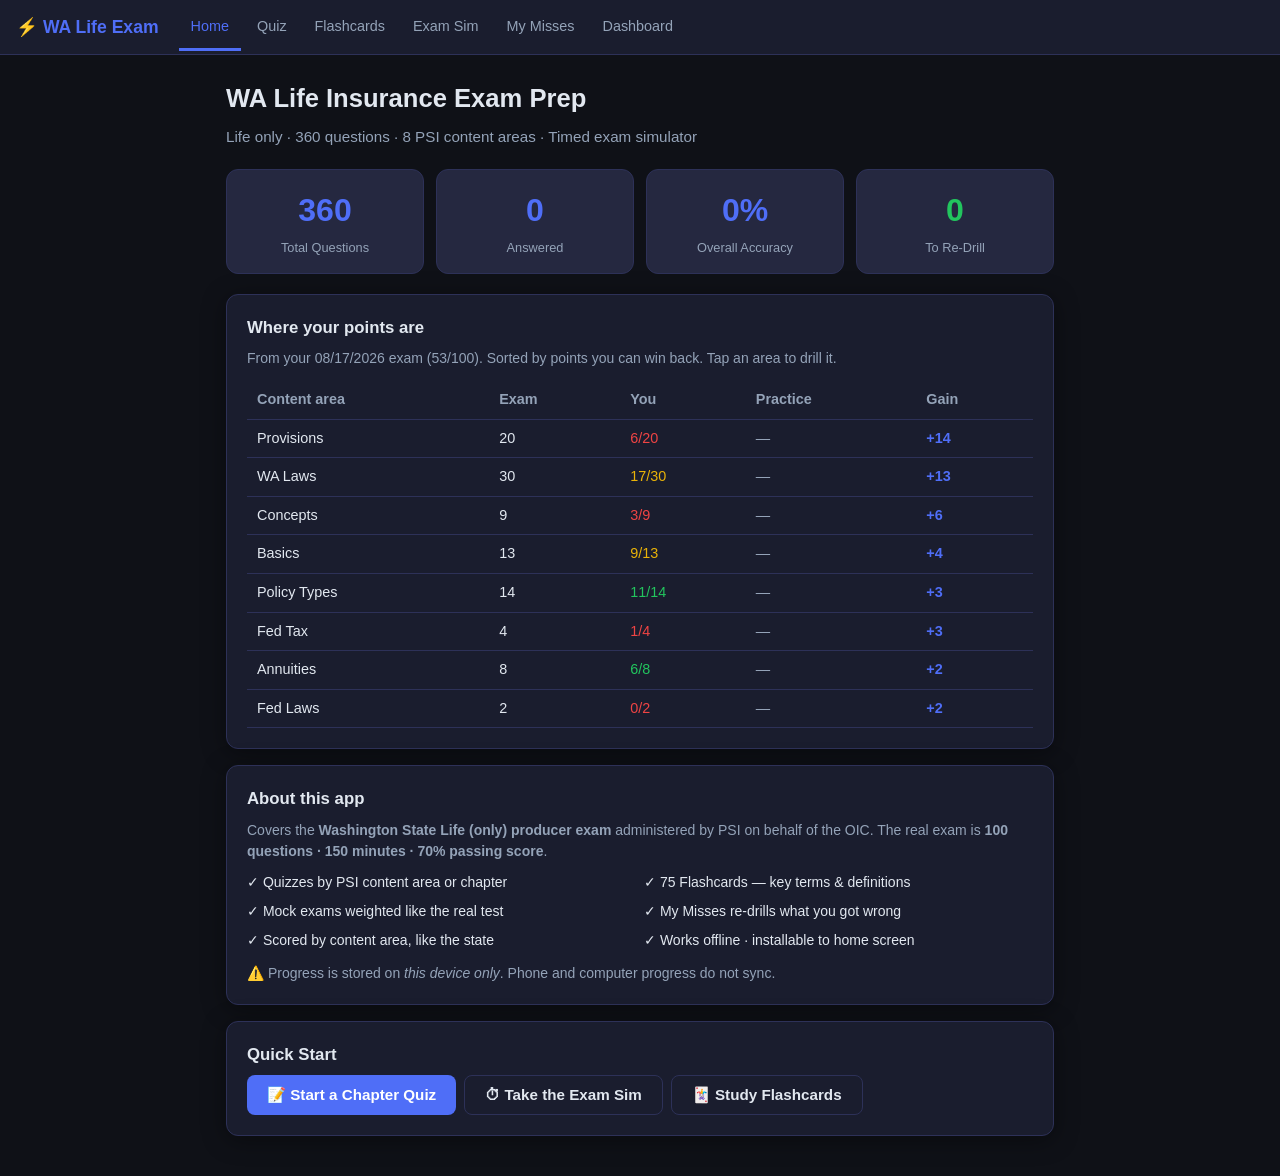
<file: index.html>
<!DOCTYPE html>
<html lang="en">
<head>
  <meta charset="UTF-8">
  <meta name="viewport" content="width=device-width, initial-scale=1.0, maximum-scale=1.0">
  <meta name="description" content="Washington State Life Insurance Exam Prep — 360 questions, flashcards, and timed exam simulator">
  <meta name="theme-color" content="#0f1117">
  <meta name="mobile-web-app-capable" content="yes">
  <meta name="apple-mobile-web-app-capable" content="yes">
  <meta name="apple-mobile-web-app-status-bar-style" content="black-translucent">
  <meta name="apple-mobile-web-app-title" content="WA Life Exam">
  <title>WA Life Insurance Exam Prep</title>
  <link rel="manifest" href="manifest.json">
  <link rel="apple-touch-icon" href="icons/icon-192.png">
  <link rel="stylesheet" href="css/style.css?v=20260907a">
</head>
<body>
<div id="app">

  <!-- NAV -->
  <nav>
    <div class="nav-brand">⚡ WA Life Exam</div>
    <button class="nav-btn active" data-screen="home" onclick="showScreen('home')">Home</button>
    <button class="nav-btn" data-screen="quiz" onclick="showScreen('quiz')">Quiz</button>
    <button class="nav-btn" data-screen="flashcards" onclick="showScreen('flashcards')">Flashcards</button>
    <button class="nav-btn" data-screen="exam" onclick="showScreen('exam')">Exam Sim</button>
    <button class="nav-btn" data-screen="misses" onclick="showScreen('misses')">My Misses</button>
    <button class="nav-btn" data-screen="dashboard" onclick="showScreen('dashboard')">Dashboard</button>
  </nav>

  <main>

    <!-- HOME -->
    <div id="screen-home" class="screen active">
      <h1>WA Life Insurance Exam Prep</h1>
      <p class="subtitle">Life only · 360 questions · 8 PSI content areas · Timed exam simulator</p>
      <div id="home-stats"></div>
      <div id="home-priority"></div>
      <div class="card">
        <h3>About this app</h3>
        <p class="text-sm text-muted" style="margin-bottom:10px;">
          Covers the <strong>Washington State Life (only) producer exam</strong> administered by PSI on behalf of the OIC.
          The real exam is <strong>100 questions · 150 minutes · 70% passing score</strong>.
        </p>
        <div class="text-sm" style="display:grid;gap:8px;grid-template-columns:1fr 1fr;">
          <div>✓ Quizzes by PSI content area or chapter</div>
          <div>✓ 75 Flashcards — key terms &amp; definitions</div>
          <div>✓ Mock exams weighted like the real test</div>
          <div>✓ My Misses re-drills what you got wrong</div>
          <div>✓ Scored by content area, like the state</div>
          <div>✓ Works offline · installable to home screen</div>
        </div>
        <p class="text-sm text-muted" style="margin-top:12px;">
          ⚠️ Progress is stored on <em>this device only</em>. Phone and computer progress do not sync.
        </p>
      </div>
      <div class="card">
        <h3>Quick Start</h3>
        <div class="flex gap-2" style="flex-wrap:wrap;">
          <button class="btn btn-primary" onclick="showScreen('quiz')">📝 Start a Chapter Quiz</button>
          <button class="btn btn-outline" onclick="showScreen('exam')">⏱ Take the Exam Sim</button>
          <button class="btn btn-outline" onclick="showScreen('flashcards')">🃏 Study Flashcards</button>
        </div>
      </div>
    </div>

    <!-- QUIZ -->
    <div id="screen-quiz" class="screen">
      <h1>Practice Quizzes</h1>
      <p class="subtitle">Instant feedback after each answer. Anything you miss is queued in My Misses.</p>

      <div id="quiz-browse">
        <h2 style="margin:18px 0 4px;">By PSI content area</h2>
        <p class="text-sm text-muted" style="margin-bottom:12px;">How the state actually scores you. The number after each is how many of the 100 exam questions come from it.</p>
        <div id="quiz-area-list"></div>

        <h2 style="margin:26px 0 4px;">By study chapter</h2>
        <p class="text-sm text-muted" style="margin-bottom:12px;">The original teaching order — good for learning a topic start to finish.</p>
        <div id="quiz-chapter-list"></div>
      </div>

      <div id="quiz-active" style="display:none;">
        <div id="quiz-header">
          <button class="btn btn-outline" onclick="exitQuiz()">← Back</button>
          <span id="quiz-progress-text"></span>
        </div>
        <div class="question-card">
          <div id="quiz-area-tag" class="text-sm text-muted" style="margin-bottom:6px;"></div>
          <div class="question-text" id="quiz-question"></div>
          <div class="options" id="quiz-options"></div>
          <div class="explanation" id="quiz-explanation"></div>
        </div>
        <div id="quiz-controls">
          <button class="btn btn-primary" id="quiz-next" style="display:none;" onclick="nextQuizQuestion()">Next →</button>
          <button class="btn btn-success" id="quiz-finish" style="display:none;" onclick="finishQuiz()">Finish Quiz</button>
        </div>
      </div>

      <div id="quiz-results" style="display:none;"></div>
    </div>

    <!-- FLASHCARDS -->
    <div id="screen-flashcards" class="screen">
      <h1>Flashcards</h1>
      <p class="subtitle">Click any card to flip. Use arrows to navigate.</p>

      <div class="filter-bar">
        <select id="fc-chapter-filter" onchange="startFlashcards()">
          <option value="0">All Chapters</option>
        </select>
        <button class="btn btn-outline" onclick="startFlashcards()">Shuffle</button>
      </div>

      <div class="flashcard-container">
        <div class="flashcard" id="fc-card" onclick="flipCard()">
          <div class="flashcard-face flashcard-front">
            <div class="flashcard-label" id="fc-chapter-label"></div>
            <div class="flashcard-term" id="fc-term"></div>
          </div>
          <div class="flashcard-face flashcard-back">
            <div class="flashcard-label">Definition</div>
            <div class="flashcard-def" id="fc-def"></div>
          </div>
        </div>
      </div>
      <div class="flashcard-hint">Tap card to flip</div>

      <div class="flashcard-nav mt-4">
        <button class="btn btn-outline" onclick="prevCard()">← Prev</button>
        <span class="fc-counter" id="fc-counter"></span>
        <button class="btn btn-outline" onclick="nextCard()">Next →</button>
      </div>
    </div>

    <!-- EXAM -->
    <div id="screen-exam" class="screen">

      <div id="exam-setup">
        <h1>Exam Simulator</h1>
        <p class="subtitle">No feedback until the end. Timer auto-submits at zero. 70% to pass.</p>
        <p class="text-sm text-muted mb-4">Real WA Life exam: 100 questions · 150 minutes · 70% passing score (PSI / OIC)</p>
        <div class="exam-mode-grid">
          <div class="mode-card" onclick="startExam('quick')">
            <div class="mode-title">Quick</div>
            <div class="mode-detail">25 questions<br>38 minutes</div>
          </div>
          <div class="mode-card" onclick="startExam('half')">
            <div class="mode-title">Half Exam</div>
            <div class="mode-detail">50 questions<br>75 minutes</div>
          </div>
          <div class="mode-card" onclick="startExam('full')">
            <div class="mode-title">Full Exam</div>
            <div class="mode-detail">100 questions<br>150 minutes</div>
          </div>
        </div>
      </div>

      <div id="exam-active" style="display:none;">
        <div id="quiz-header">
          <div class="flex gap-2" style="align-items:center;">
            <span id="exam-progress-text" class="text-muted text-sm"></span>
            <span id="exam-answered-count" class="text-muted text-sm"></span>
          </div>
          <div id="exam-timer"></div>
        </div>

        <div class="question-card">
          <div class="question-text" id="exam-question"></div>
          <div class="options" id="exam-options"></div>
        </div>

        <div id="quiz-controls">
          <button class="btn btn-outline" id="exam-prev" onclick="examPrev()">← Prev</button>
          <button class="btn btn-primary" id="exam-next" onclick="examNext()">Next →</button>
          <button class="btn btn-success" id="exam-submit-btn" style="display:none;" onclick="submitExam()">Submit Exam</button>
        </div>
      </div>

      <div id="exam-results" style="display:none;">
        <div class="card">
          <h2 class="text-center">Exam Results</h2>
          <div id="exam-result-score" class="result-score"></div>
          <div id="exam-result-badge" class="result-badge"></div>
          <div id="exam-breakdown"></div>
          <div class="flex gap-2 mt-4" style="justify-content:center;flex-wrap:wrap;">
            <button class="btn btn-primary" onclick="renderExamHome();showScreen('exam')">New Exam</button>
            <button class="btn btn-outline" onclick="showScreen('dashboard')">View Dashboard</button>
          </div>
        </div>
      </div>
    </div>

    <!-- MY MISSES -->
    <div id="screen-misses" class="screen">
      <h1>My Misses</h1>
      <p class="subtitle">Every question you get wrong is queued here until you prove you know it.</p>
      <div id="misses-body"></div>
    </div>

    <!-- DASHBOARD -->
    <div id="screen-dashboard" class="screen">
      <h1>Progress Dashboard</h1>
      <p class="subtitle">Your accuracy by PSI content area and exam history. Progress is stored on this device only.</p>
      <div id="dash-stats"></div>
      <div class="card">
        <h2>PSI Content Areas</h2>
        <div id="dash-area-table"></div>
      </div>
      <div class="card">
        <h2>Chapter Accuracy</h2>
        <div id="dash-chapter-table"></div>
      </div>
      <div class="card">
        <h2>Exam History</h2>
        <div id="dash-history"></div>
      </div>
      <div class="card">
        <h3 style="color:var(--red);">Reset Progress</h3>
        <p class="text-sm text-muted mb-4">Clears all quiz accuracy data and exam history from this device.</p>
        <button class="btn btn-danger" onclick="clearProgress()">Clear All Progress</button>
      </div>
    </div>

  </main>
</div>

<!-- Load scripts -->
<script src="js/storage.js?v=20260907a"></script>
<script src="js/questions.js?v=20260907a"></script>
<!-- Supplement loads AFTER questions.js (it concats onto QUESTIONS) and BEFORE app.js -->
<script src="js/questions-supplement.js?v=20260907a"></script>
<!-- areas.js tags every question with its PSI content area; must precede app.js -->
<script src="js/areas.js?v=20260907a"></script>
<script src="js/app.js?v=20260907a"></script>
<script>
  // Register service worker
  if ('serviceWorker' in navigator) {
    navigator.serviceWorker.register('sw.js')
      .catch(err => console.log('SW registration failed:', err));
  }

  // Ask the browser to keep our offline data. Safari evicts ordinary website
  // storage after about a week of disuse, which is what silently breaks the
  // app in airplane mode; persisted storage is exempt from that cleanup.
  if (navigator.storage && navigator.storage.persist) {
    navigator.storage.persisted()
      .then(already => already ? true : navigator.storage.persist())
      .catch(() => {});
  }
</script>
</body>
</html>
</file>
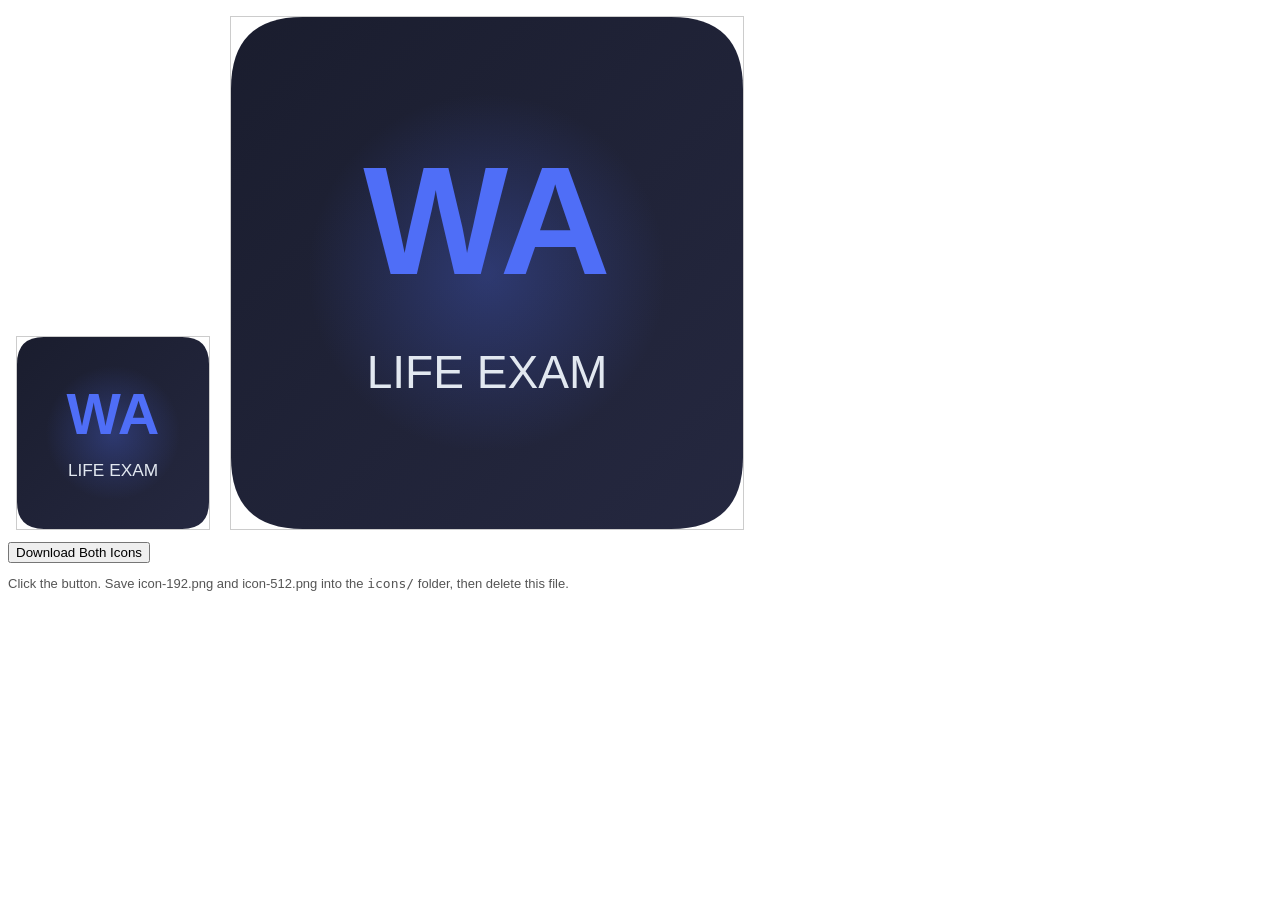
<file: generate-icons.html>
<!DOCTYPE html>
<html>
<head><title>Icon Generator — run once then delete</title></head>
<body>
<canvas id="c192" width="192" height="192" style="border:1px solid #ccc;margin:8px"></canvas>
<canvas id="c512" width="512" height="512" style="border:1px solid #ccc;margin:8px"></canvas>
<br>
<button onclick="downloadIcons()">Download Both Icons</button>
<p style="font-family:sans-serif;font-size:13px;color:#555">Click the button. Save icon-192.png and icon-512.png into the <code>icons/</code> folder, then delete this file.</p>

<script>
function drawIcon(canvas) {
  const sz = canvas.width;
  const ctx = canvas.getContext('2d');
  const r = sz * 0.14;

  // Background
  const bg = ctx.createLinearGradient(0, 0, sz, sz);
  bg.addColorStop(0, '#1a1d2e');
  bg.addColorStop(1, '#252840');
  ctx.fillStyle = bg;
  ctx.beginPath();
  ctx.moveTo(r, 0); ctx.lineTo(sz-r, 0);
  ctx.quadraticCurveTo(sz, 0, sz, r);
  ctx.lineTo(sz, sz-r);
  ctx.quadraticCurveTo(sz, sz, sz-r, sz);
  ctx.lineTo(r, sz);
  ctx.quadraticCurveTo(0, sz, 0, sz-r);
  ctx.lineTo(0, r);
  ctx.quadraticCurveTo(0, 0, r, 0);
  ctx.closePath();
  ctx.fill();

  // Accent circle
  const cx = sz/2, cy = sz/2, rad = sz * 0.35;
  const grad = ctx.createRadialGradient(cx, cy, 0, cx, cy, rad);
  grad.addColorStop(0, 'rgba(79,110,247,0.3)');
  grad.addColorStop(1, 'rgba(79,110,247,0)');
  ctx.fillStyle = grad;
  ctx.beginPath();
  ctx.arc(cx, cy, rad, 0, Math.PI*2);
  ctx.fill();

  // Text "WA"
  ctx.fillStyle = '#4f6ef7';
  ctx.font = `bold ${sz*0.3}px -apple-system, Arial`;
  ctx.textAlign = 'center';
  ctx.textBaseline = 'middle';
  ctx.fillText('WA', cx, cy - sz*0.08);

  // Subtext
  ctx.fillStyle = '#e2e8f0';
  ctx.font = `${sz*0.09}px -apple-system, Arial`;
  ctx.fillText('LIFE EXAM', cx, cy + sz*0.2);
}

function downloadIcons() {
  ['c192','c512'].forEach(id => {
    const canvas = document.getElementById(id);
    drawIcon(canvas);
    const a = document.createElement('a');
    a.download = 'icon-' + canvas.width + '.png';
    a.href = canvas.toDataURL('image/png');
    a.click();
  });
}

// Draw preview on load
window.onload = () => {
  drawIcon(document.getElementById('c192'));
  drawIcon(document.getElementById('c512'));
};
</script>
</body>
</html>
</file>
<file: css/style.css>
/* WA Life Insurance Exam Prep — Styles */
:root {
  --bg: #0f1117;
  --surface: #1a1d2e;
  --surface2: #252840;
  --accent: #4f6ef7;
  --accent2: #7c3aed;
  --green: #22c55e;
  --red: #ef4444;
  --yellow: #eab308;
  --text: #e2e8f0;
  --muted: #94a3b8;
  --border: #2d3158;
  --radius: 12px;
  --shadow: 0 4px 24px rgba(0,0,0,0.4);
}

*, *::before, *::after { box-sizing: border-box; margin: 0; padding: 0; }

html, body {
  height: 100%;
  font-family: -apple-system, BlinkMacSystemFont, 'Segoe UI', Roboto, sans-serif;
  background: var(--bg);
  color: var(--text);
  font-size: 16px;
  line-height: 1.5;
}

#app { min-height: 100vh; display: flex; flex-direction: column; }

/* NAV */
nav {
  background: var(--surface);
  border-bottom: 1px solid var(--border);
  padding: 0 16px;
  display: flex;
  align-items: center;
  gap: 4px;
  position: sticky;
  top: 0;
  z-index: 100;
  flex-wrap: wrap;
}

.nav-brand {
  font-weight: 700;
  font-size: 1.1rem;
  color: var(--accent);
  padding: 14px 8px 14px 0;
  margin-right: 8px;
  white-space: nowrap;
}

.nav-btn {
  background: none;
  border: none;
  color: var(--muted);
  padding: 14px 12px;
  cursor: pointer;
  font-size: 0.9rem;
  border-bottom: 3px solid transparent;
  transition: color 0.2s, border-color 0.2s;
  white-space: nowrap;
}
.nav-btn:hover { color: var(--text); }
.nav-btn.active { color: var(--accent); border-bottom-color: var(--accent); }

/* MAIN */
main {
  flex: 1;
  padding: 24px 16px;
  max-width: 860px;
  margin: 0 auto;
  width: 100%;
}

/* SCREENS */
.screen { display: none; }
.screen.active { display: block; }

/* CARDS */
.card {
  background: var(--surface);
  border: 1px solid var(--border);
  border-radius: var(--radius);
  padding: 20px;
  margin-bottom: 16px;
  box-shadow: var(--shadow);
}

h1 { font-size: 1.6rem; margin-bottom: 8px; }
h2 { font-size: 1.25rem; margin-bottom: 12px; }
h3 { font-size: 1.05rem; margin-bottom: 8px; }

.subtitle { color: var(--muted); margin-bottom: 20px; font-size: 0.95rem; }

/* BUTTONS */
.btn {
  display: inline-flex;
  align-items: center;
  gap: 6px;
  padding: 10px 20px;
  border-radius: 8px;
  border: none;
  cursor: pointer;
  font-size: 0.95rem;
  font-weight: 600;
  transition: opacity 0.15s, transform 0.1s;
}
.btn:active { transform: scale(0.97); }
.btn:hover { opacity: 0.88; }
.btn-primary { background: var(--accent); color: #fff; }
.btn-success { background: var(--green); color: #fff; }
.btn-danger { background: var(--red); color: #fff; }
.btn-outline {
  background: transparent;
  border: 1px solid var(--border);
  color: var(--text);
}
.btn:disabled { opacity: 0.4; cursor: not-allowed; transform: none; }

/* CHAPTER GRID */
.chapter-grid {
  display: grid;
  grid-template-columns: repeat(auto-fill, minmax(260px, 1fr));
  gap: 12px;
}

.chapter-card {
  background: var(--surface2);
  border: 1px solid var(--border);
  border-radius: var(--radius);
  padding: 16px;
  cursor: pointer;
  transition: border-color 0.2s, transform 0.15s;
}
.chapter-card:hover { border-color: var(--accent); transform: translateY(-2px); }

.chapter-name { font-weight: 600; margin-bottom: 6px; }
.chapter-count { font-size: 0.82rem; color: var(--muted); margin-bottom: 10px; }

.progress-bar {
  height: 6px;
  background: var(--border);
  border-radius: 3px;
  overflow: hidden;
}
.progress-fill {
  height: 100%;
  border-radius: 3px;
  background: var(--accent);
  transition: width 0.4s;
}
.progress-label {
  font-size: 0.8rem;
  color: var(--muted);
  margin-top: 4px;
}

/* QUIZ */
#quiz-header {
  display: flex;
  justify-content: space-between;
  align-items: center;
  margin-bottom: 20px;
}

#quiz-progress-text { color: var(--muted); font-size: 0.9rem; }

.question-card {
  background: var(--surface);
  border: 1px solid var(--border);
  border-radius: var(--radius);
  padding: 24px;
  margin-bottom: 16px;
}

.question-text {
  font-size: 1.05rem;
  line-height: 1.6;
  margin-bottom: 20px;
}

.options { display: flex; flex-direction: column; gap: 10px; }

.option-btn {
  background: var(--surface2);
  border: 1.5px solid var(--border);
  border-radius: 8px;
  padding: 12px 16px;
  text-align: left;
  color: var(--text);
  cursor: pointer;
  font-size: 0.95rem;
  line-height: 1.45;
  transition: border-color 0.15s, background 0.15s;
}
.option-btn:hover:not(:disabled) { border-color: var(--accent); background: rgba(79,110,247,0.08); }
.option-btn.correct { border-color: var(--green); background: rgba(34,197,94,0.12); }
.option-btn.incorrect { border-color: var(--red); background: rgba(239,68,68,0.12); }
.option-btn:disabled { cursor: default; }

.explanation {
  background: var(--surface2);
  border-left: 3px solid var(--accent);
  border-radius: 0 8px 8px 0;
  padding: 14px;
  font-size: 0.92rem;
  color: var(--muted);
  margin-top: 12px;
  display: none;
}
.explanation.show { display: block; }

#quiz-controls { display: flex; gap: 10px; margin-top: 12px; }

/* FLASHCARDS */
.flashcard-container {
  perspective: 1200px;
  margin: 24px auto;
  max-width: 560px;
}

.flashcard {
  width: 100%;
  height: 260px;
  position: relative;
  cursor: pointer;
  transform-style: preserve-3d;
  transition: transform 0.5s;
}
.flashcard.flipped { transform: rotateY(180deg); }

.flashcard-face {
  position: absolute;
  inset: 0;
  background: var(--surface);
  border: 1px solid var(--border);
  border-radius: var(--radius);
  padding: 28px;
  display: flex;
  flex-direction: column;
  align-items: center;
  justify-content: center;
  text-align: center;
  backface-visibility: hidden;
  box-shadow: var(--shadow);
}

.flashcard-back { transform: rotateY(180deg); }

.flashcard-label {
  font-size: 0.75rem;
  text-transform: uppercase;
  letter-spacing: 1px;
  color: var(--accent);
  margin-bottom: 12px;
  font-weight: 700;
}

.flashcard-term { font-size: 1.3rem; font-weight: 700; }
.flashcard-def { font-size: 0.95rem; line-height: 1.6; color: var(--text); }

.flashcard-hint {
  color: var(--muted);
  font-size: 0.8rem;
  text-align: center;
  margin-top: 10px;
}

.flashcard-nav {
  display: flex;
  justify-content: space-between;
  align-items: center;
  max-width: 560px;
  margin: 0 auto;
  gap: 12px;
}

.fc-counter { color: var(--muted); font-size: 0.9rem; }

/* EXAM */
#exam-timer {
  background: var(--surface2);
  border: 1px solid var(--border);
  border-radius: 8px;
  padding: 8px 18px;
  font-size: 1.1rem;
  font-weight: 700;
  font-variant-numeric: tabular-nums;
}
#exam-timer.warning { color: var(--yellow); border-color: var(--yellow); }
#exam-timer.danger { color: var(--red); border-color: var(--red); }

.exam-mode-grid {
  display: grid;
  grid-template-columns: repeat(auto-fit, minmax(200px, 1fr));
  gap: 12px;
  margin: 20px 0;
}

.mode-card {
  background: var(--surface2);
  border: 1.5px solid var(--border);
  border-radius: var(--radius);
  padding: 20px;
  cursor: pointer;
  transition: border-color 0.2s;
  text-align: center;
}
.mode-card:hover { border-color: var(--accent); }
.mode-title { font-weight: 700; font-size: 1.1rem; margin-bottom: 6px; }
.mode-detail { color: var(--muted); font-size: 0.87rem; }

/* RESULTS */
.result-score {
  font-size: 3rem;
  font-weight: 800;
  text-align: center;
  margin: 12px 0;
}
.result-score.pass { color: var(--green); }
.result-score.fail { color: var(--red); }

.result-badge {
  text-align: center;
  font-size: 1.1rem;
  font-weight: 700;
  margin-bottom: 20px;
}

.breakdown-table {
  width: 100%;
  border-collapse: collapse;
  font-size: 0.9rem;
}
.breakdown-table th, .breakdown-table td {
  text-align: left;
  padding: 8px 10px;
  border-bottom: 1px solid var(--border);
}
.breakdown-table th { color: var(--muted); font-weight: 600; }

/* DASHBOARD */
.stats-grid {
  display: grid;
  grid-template-columns: repeat(auto-fit, minmax(140px, 1fr));
  gap: 12px;
  margin-bottom: 20px;
}

.stat-card {
  background: var(--surface2);
  border: 1px solid var(--border);
  border-radius: var(--radius);
  padding: 16px;
  text-align: center;
}
.stat-value { font-size: 2rem; font-weight: 800; color: var(--accent); }
.stat-label { font-size: 0.8rem; color: var(--muted); margin-top: 4px; }

.history-item {
  background: var(--surface2);
  border: 1px solid var(--border);
  border-radius: 8px;
  padding: 12px 16px;
  margin-bottom: 8px;
  display: flex;
  justify-content: space-between;
  align-items: center;
  flex-wrap: wrap;
  gap: 8px;
}

.badge {
  display: inline-block;
  padding: 3px 10px;
  border-radius: 99px;
  font-size: 0.78rem;
  font-weight: 700;
}
.badge-pass { background: rgba(34,197,94,0.2); color: var(--green); }
.badge-fail { background: rgba(239,68,68,0.2); color: var(--red); }

/* UTIL */
.flex { display: flex; }
.gap-2 { gap: 8px; }
.mb-2 { margin-bottom: 8px; }
.mb-4 { margin-bottom: 16px; }
.mt-4 { margin-top: 16px; }
.text-muted { color: var(--muted); }
.text-sm { font-size: 0.875rem; }
.text-center { text-align: center; }
.w-full { width: 100%; }

/* Filter bar */
.filter-bar {
  display: flex;
  gap: 8px;
  flex-wrap: wrap;
  margin-bottom: 16px;
}

select, input {
  background: var(--surface2);
  border: 1px solid var(--border);
  border-radius: 8px;
  color: var(--text);
  padding: 8px 12px;
  font-size: 0.9rem;
}

@media (max-width: 600px) {
  main { padding: 16px 12px; }
  .nav-brand { font-size: 0.95rem; }
  .nav-btn { padding: 12px 8px; font-size: 0.82rem; }
  /* Scale the whole heading ladder together. h1 alone used to shrink to 1.3rem
     while h2 stayed at 1.25rem, so on a phone they rendered the same size. */
  h1 { font-size: 1.45rem; }
  h2 { font-size: 1.15rem; }
  .question-text { font-size: 0.97rem; }
  .result-score { font-size: 2.4rem; }
  .flashcard { height: 220px; }
}
</file>
